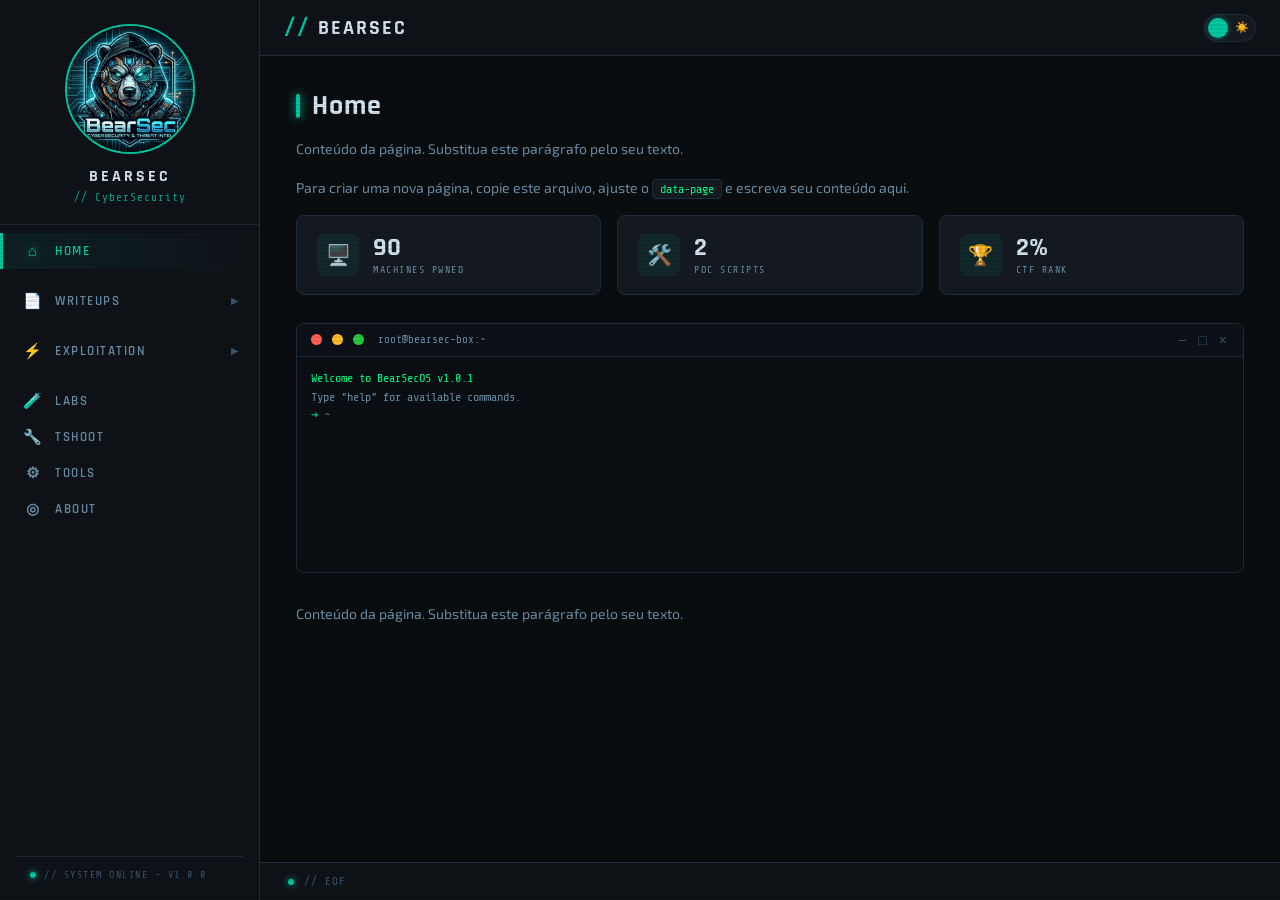
<file: index.html>
<!DOCTYPE html>
<html lang="pt-BR">

<head>
  <meta charset="UTF-8">
  <meta name="viewport" content="width=device-width, initial-scale=1.0">
  <title>BearSec</title>
  <link rel="stylesheet" href="assets/css/style.css">
  <link rel="stylesheet" href="assets/css/cli.css">
</head>

<body data-page="home" data-prefixo="">
  <div id="app">
    <header id="site-header"></header>
    <aside id="site-sidebar"></aside>

    <main id="site-content">
      <h1>Home</h1>
      <p>Conteúdo da página. Substitua este parágrafo pelo seu texto.</p>
      <p>Para criar uma nova página, copie este arquivo, ajuste o <code>data-page</code> e escreva seu conteúdo aqui.
      </p>
      <!-- cards de estatisticas -->
      <div class="stats-row">
        <div class="stat-card" style="--card-color: var(--accent);">
          <div class="stat-icon">🖥️</div>
          <div class="stat-info">
            <div class="stat-num" id="machines-pwned">90</div>
            <div class="stat-label">MACHINES PWNED</div>
          </div>
        </div>
        <div class="stat-card" style="--card-color: var(--accent2);">
          <div class="stat-icon">🛠️</div>
          <div class="stat-info">
            <div class="stat-num" id="poc-scripts">2</div>
            <div class="stat-label">POC SCRIPTS</div>
          </div>
        </div>
        <div class="stat-card" style="--card-color: var(--accent3);">
          <div class="stat-icon">🏆</div>
          <div class="stat-info">
            <div class="stat-num" id="ctf-rank">2%</div>
            <div class="stat-label">CTF RANK</div>
          </div>
        </div>
      </div>

      <!-- Inicio do terminal -->
      <div class="terminal-card">
        <div class="terminal-bar">
          <div class="t-dot red"></div>
          <div class="t-dot yellow"></div>
          <div class="t-dot green"></div>
          <span class="t-title">root@bearsec-box:~</span>
          <div class="t-controls">
            <button class="t-btn" title="Minimize">−</button>
            <button class="t-btn" title="Maximize">□</button>
            <button class="t-btn" title="Close">×</button>
          </div>
        </div>
        <div class="terminal-body" id="term-body">
          <div class="t-line">Welcome to BearSecOS v1.0.1</div>
          <div class="t-line dim">Type "help" for available commands.</div>
          <div id="term-output"></div>
          <div class="t-prompt">
            <span class="t-arrow">➜</span>
            <input type="text" id="term-input" placeholder="~ " autocomplete="off" spellcheck="false">
          </div>
        </div>
      </div>
      <!-- Fim do terminal -->

      <p>Conteúdo da página. Substitua este parágrafo pelo seu texto.</p>



    </main>
    <footer id="site-footer"></footer>
  </div>
  <script src="assets/js/main.js"></script>
  <script src="assets/js/cli.js"></script>
</body>

</html>
</file>
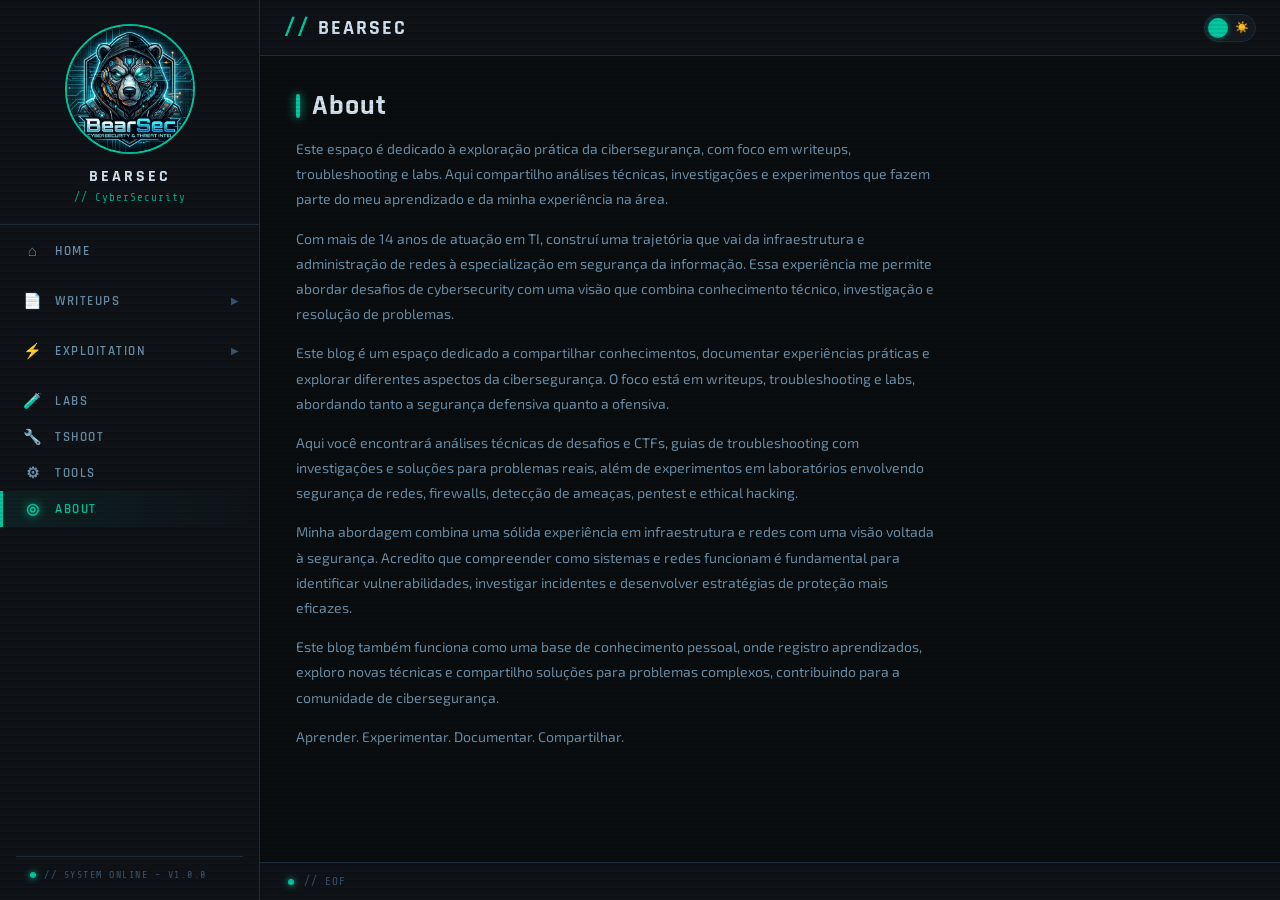
<file: about.html>
<!DOCTYPE html>
<html lang="pt-BR">

<head>
  <meta charset="UTF-8">
  <meta name="viewport" content="width=device-width, initial-scale=1.0">
  <title>BearSec</title>
  <link rel="stylesheet" href="assets/css/style.css">
</head>

<body data-page="about" data-prefixo="">
  <div id="app">
    <header id="site-header"></header>
    <aside id="site-sidebar"></aside>
    <main id="site-content">
      <h1>About</h1>

      <p>Este espaço é dedicado à exploração prática da cibersegurança, com foco em writeups, troubleshooting e labs.
        Aqui compartilho análises técnicas, investigações e experimentos que fazem parte do meu aprendizado e da minha
        experiência na área.</p>

      <p>Com mais de 14 anos de atuação em TI, construí uma trajetória que vai da infraestrutura e administração de
        redes
        à especialização em segurança da informação. Essa experiência me permite abordar desafios de cybersecurity com
        uma visão que combina conhecimento técnico, investigação e resolução de problemas.</p>

      <p>Este blog é um espaço dedicado a compartilhar conhecimentos, documentar experiências práticas e explorar
        diferentes aspectos da cibersegurança. O foco está em writeups, troubleshooting e labs, abordando tanto a
        segurança defensiva quanto a ofensiva.</p>

      <p>Aqui você encontrará análises técnicas de desafios e CTFs, guias de troubleshooting com investigações e
        soluções
        para problemas reais, além de experimentos em laboratórios envolvendo segurança de redes, firewalls, detecção de
        ameaças, pentest e ethical hacking.</p>

      <p>Minha abordagem combina uma sólida experiência em infraestrutura e redes com uma visão voltada à segurança.
        Acredito que compreender como sistemas e redes funcionam é fundamental para identificar vulnerabilidades,
        investigar incidentes e desenvolver estratégias de proteção mais eficazes.</p>

      <p>Este blog também funciona como uma base de conhecimento pessoal, onde registro aprendizados, exploro novas
        técnicas e compartilho soluções para problemas complexos, contribuindo para a comunidade de cibersegurança.</p>

      <p>Aprender. Experimentar. Documentar. Compartilhar.</p>

    </main>
    <footer id="site-footer"></footer>
  </div>
  <script src="assets/js/main.js"></script>
</body>

</html>
</file>
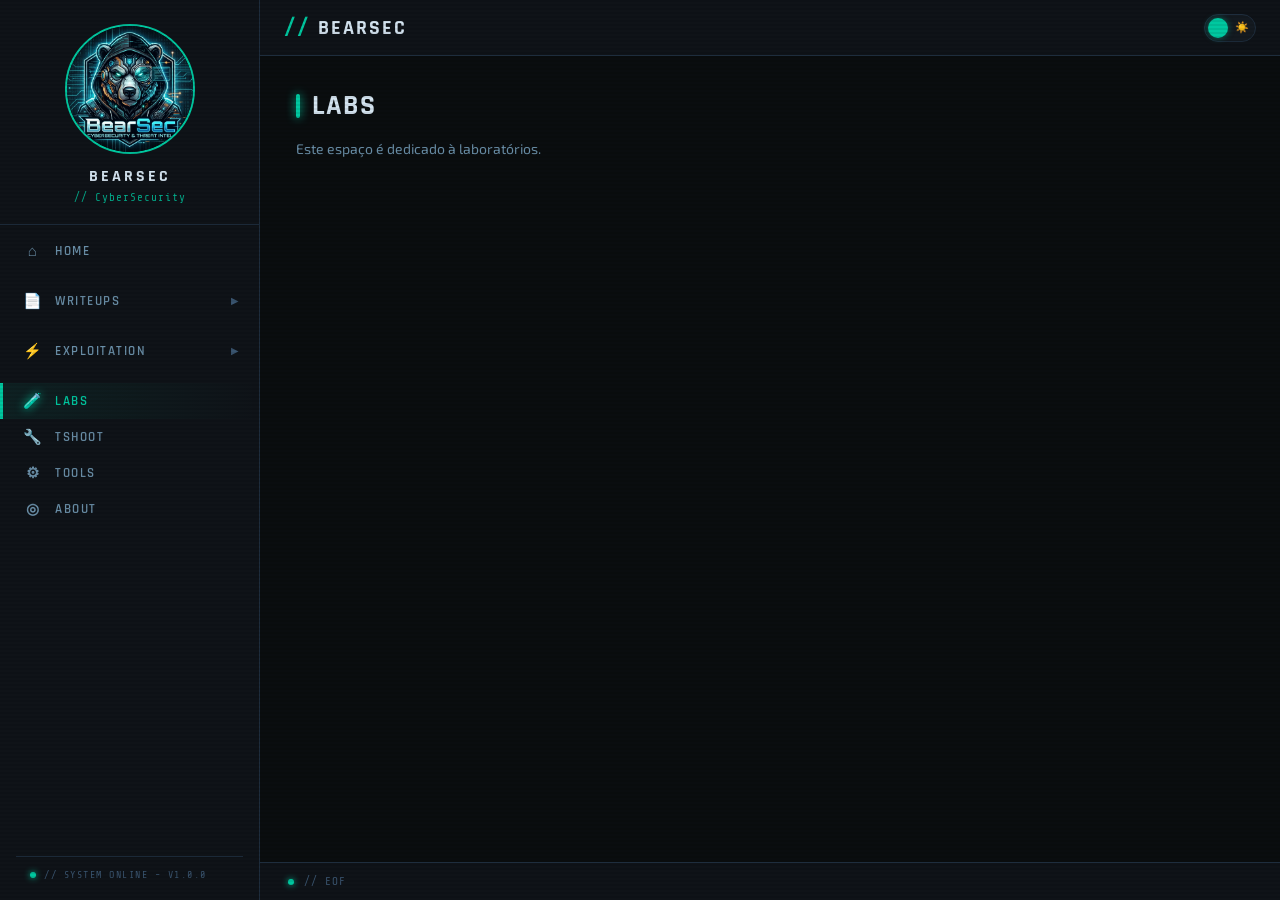
<file: labs.html>
<!DOCTYPE html>
<html lang="pt-BR">

<head>
  <meta charset="UTF-8">
  <meta name="viewport" content="width=device-width, initial-scale=1.0">
  <title>BearSec</title>
  <link rel="stylesheet" href="assets/css/style.css">
</head>

<body data-page="labs" data-prefixo="">
  <div id="app">
    <header id="site-header"></header>
    <aside id="site-sidebar"></aside>
    <main id="site-content">
      <h1>LABS</h1>

      <p>Este espaço é dedicado à laboratórios.</p>



    </main>
    <footer id="site-footer"></footer>
  </div>
  <script src="assets/js/main.js"></script>
</body>

</html>
</file>
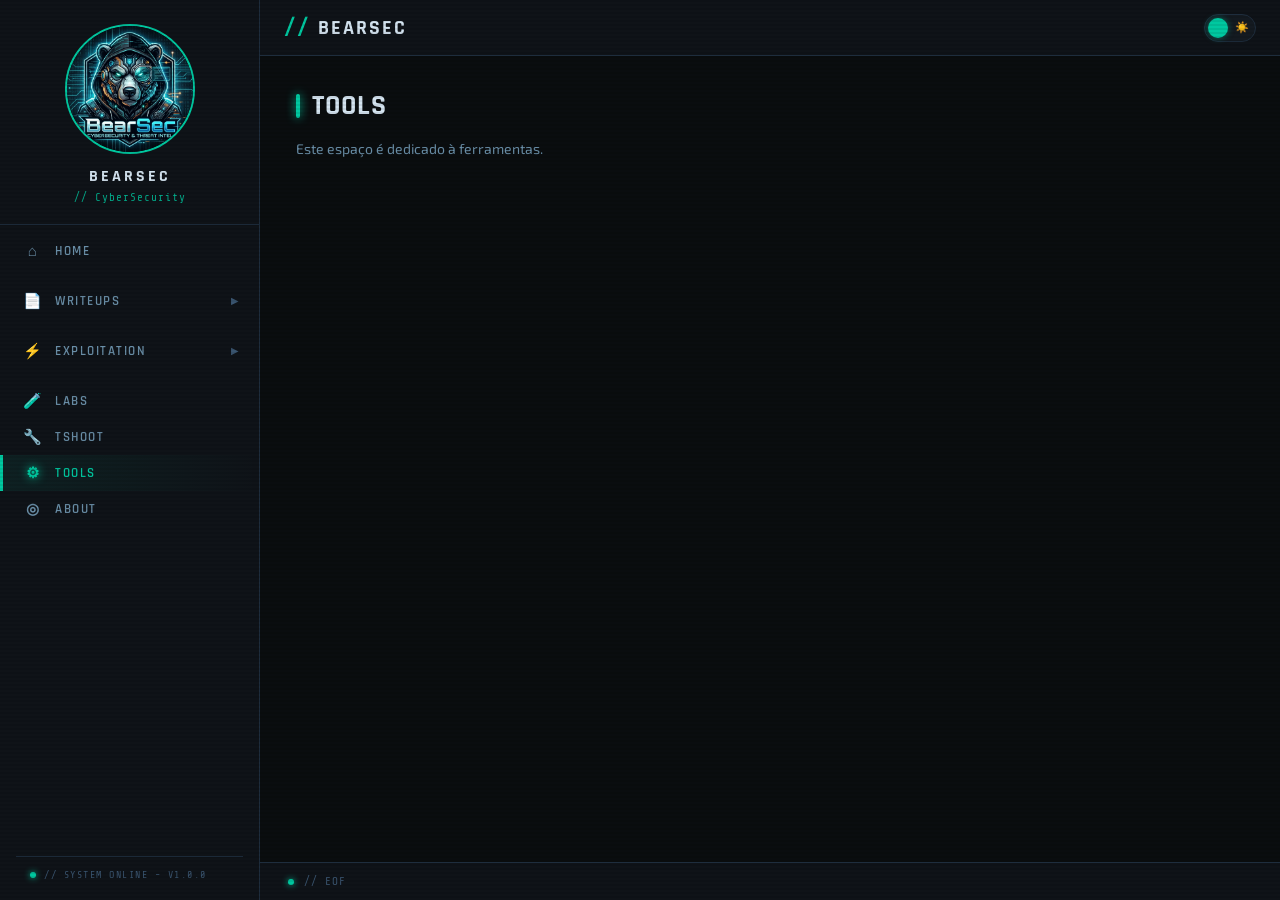
<file: tools.html>
<!DOCTYPE html>
<html lang="pt-BR">

<head>
  <meta charset="UTF-8">
  <meta name="viewport" content="width=device-width, initial-scale=1.0">
  <title>BearSec</title>
  <link rel="stylesheet" href="assets/css/style.css">
</head>

<body data-page="tools" data-prefixo="">
  <div id="app">
    <header id="site-header"></header>
    <aside id="site-sidebar"></aside>
    <main id="site-content">
      <h1>TOOLS</h1>

      <p>Este espaço é dedicado à ferramentas.</p>



    </main>
    <footer id="site-footer"></footer>
  </div>
  <script src="assets/js/main.js"></script>
</body>

</html>
</file>
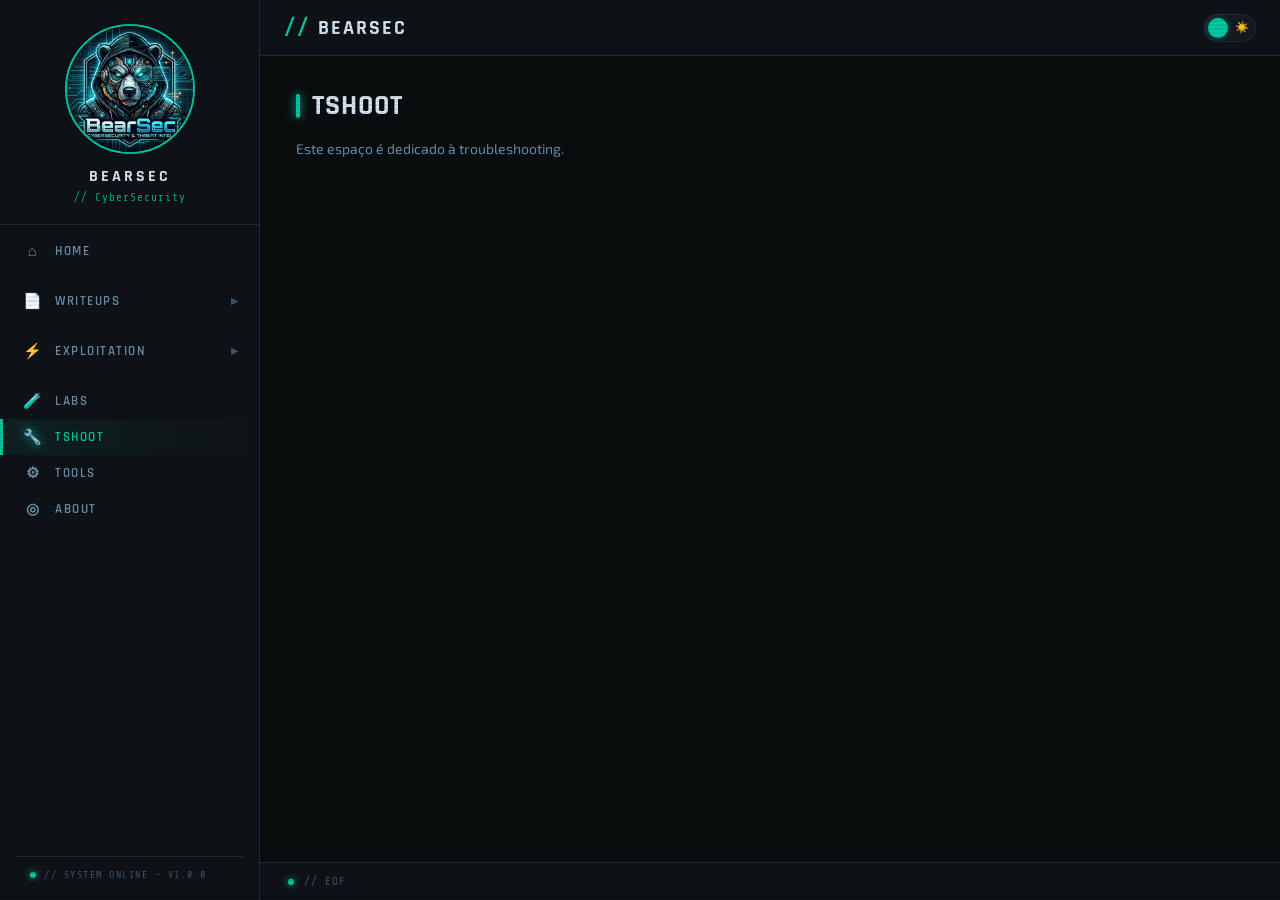
<file: tshoot.html>
<!DOCTYPE html>
<html lang="pt-BR">

<head>
  <meta charset="UTF-8">
  <meta name="viewport" content="width=device-width, initial-scale=1.0">
  <title>BearSec</title>
  <link rel="stylesheet" href="assets/css/style.css">
</head>

<body data-page="tshoot" data-prefixo="">
  <div id="app">
    <header id="site-header"></header>
    <aside id="site-sidebar"></aside>
    <main id="site-content">
      <h1>TSHOOT</h1>

      <p>Este espaço é dedicado à troubleshooting.</p>



    </main>
    <footer id="site-footer"></footer>
  </div>
  <script src="assets/js/main.js"></script>
</body>

</html>
</file>
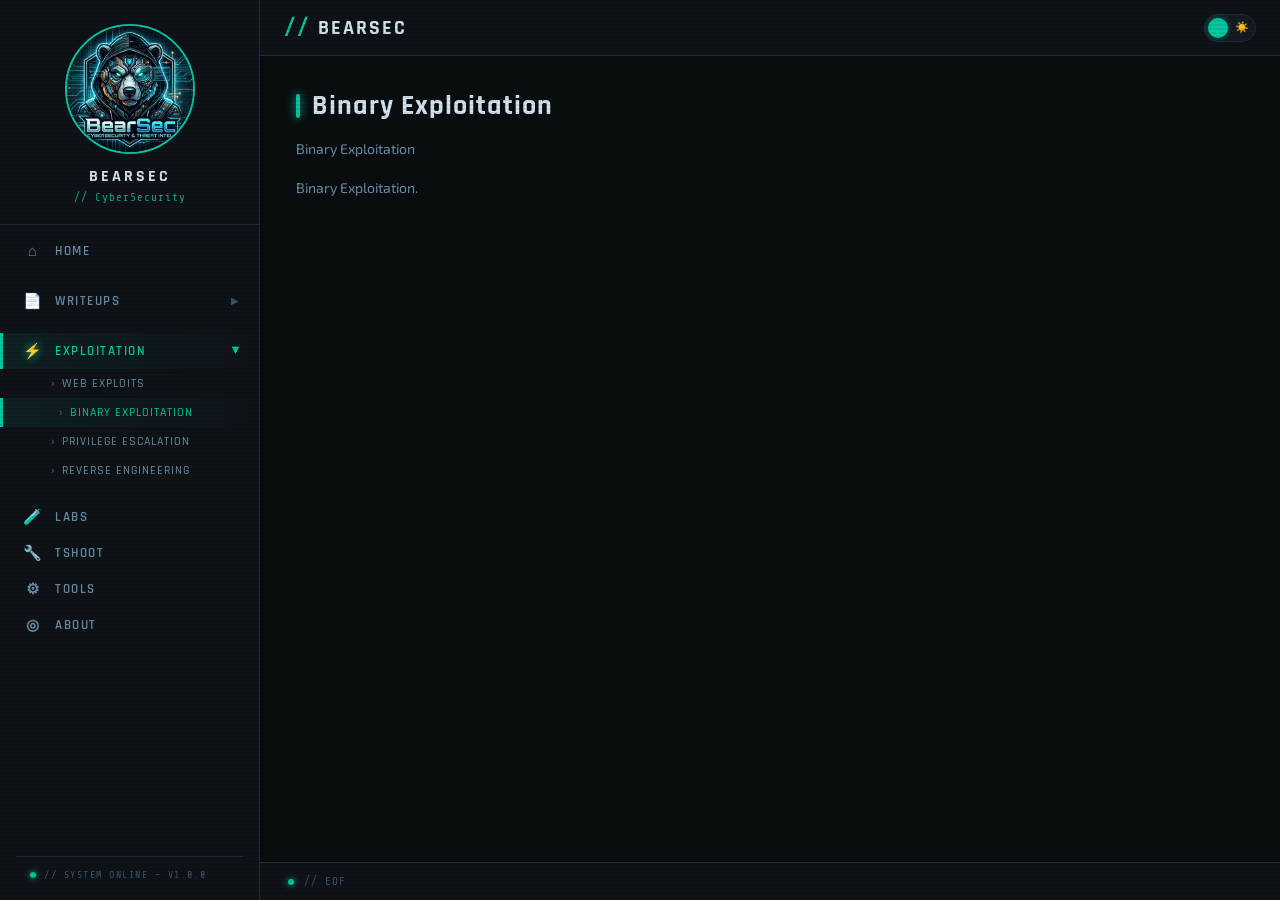
<file: exploitation/binary-exploitation.html>
<!DOCTYPE html>
<html lang="pt-BR">

<head>
  <meta charset="UTF-8">
  <meta name="viewport" content="width=device-width, initial-scale=1.0">
  <title>BearSec</title>
  <link rel="stylesheet" href="../assets/css/style.css">
</head>

<body data-page="exploitation-binary" data-prefixo="../">
  <div id="app">
    <header id="site-header"></header>
    <aside id="site-sidebar"></aside>
    <main id="site-content">
      <h1>Binary Exploitation</h1>
      <p>Binary Exploitation</p>
      <p>Binary Exploitation.</p>
    </main>
    <footer id="site-footer"></footer>
  </div>
  <script src="../assets/js/main.js"></script>
</body>

</html>
</file>
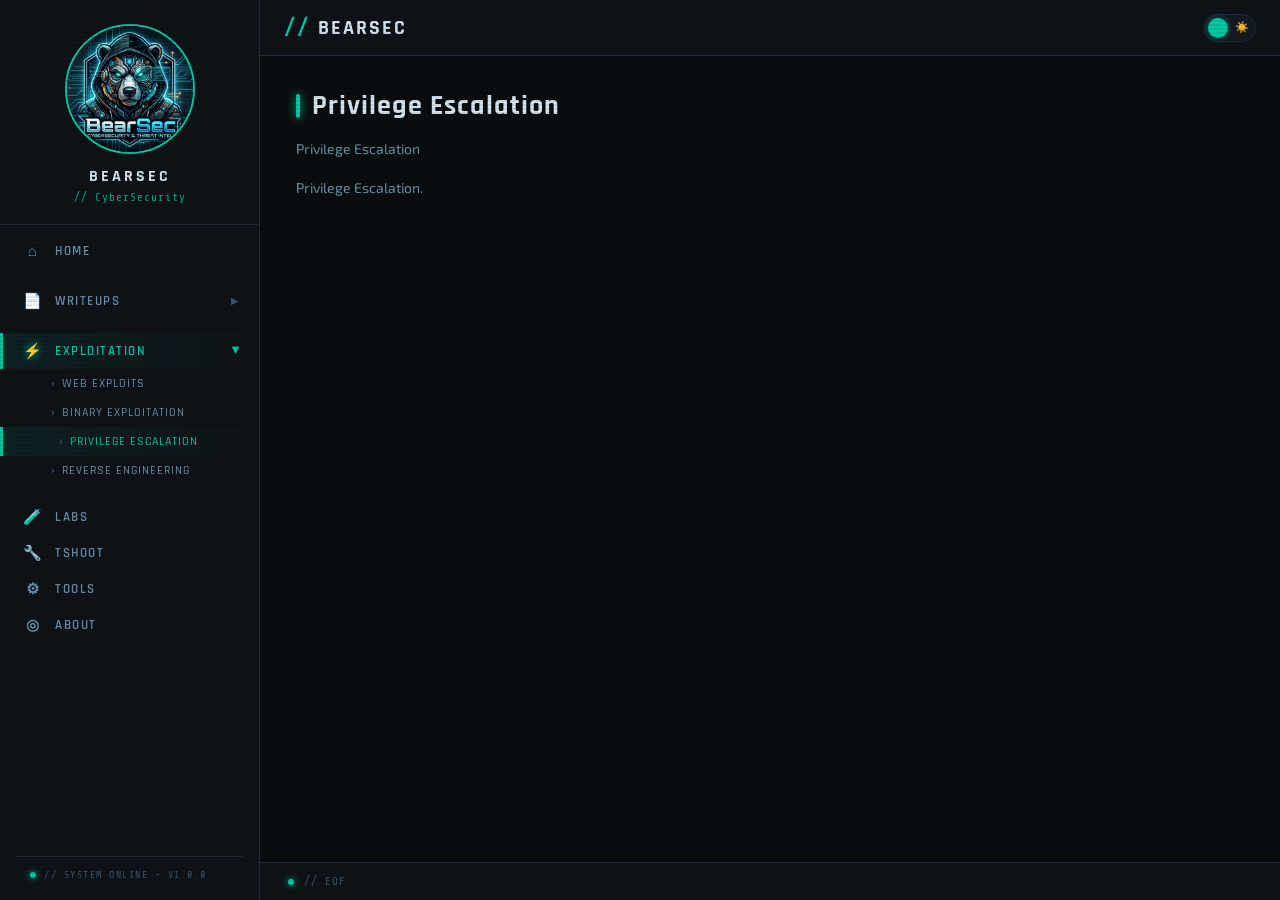
<file: exploitation/privilege-escalation.html>
<!DOCTYPE html>
<html lang="pt-BR">

<head>
  <meta charset="UTF-8">
  <meta name="viewport" content="width=device-width, initial-scale=1.0">
  <title>BearSec</title>
  <link rel="stylesheet" href="../assets/css/style.css">
</head>

<body data-page="exploitation-privesc" data-prefixo="../">
  <div id="app">
    <header id="site-header"></header>
    <aside id="site-sidebar"></aside>
    <main id="site-content">
      <h1>Privilege Escalation</h1>
      <p>Privilege Escalation</p>
      <p>Privilege Escalation.</p>
    </main>
    <footer id="site-footer"></footer>
  </div>
  <script src="../assets/js/main.js"></script>
</body>

</html>
</file>
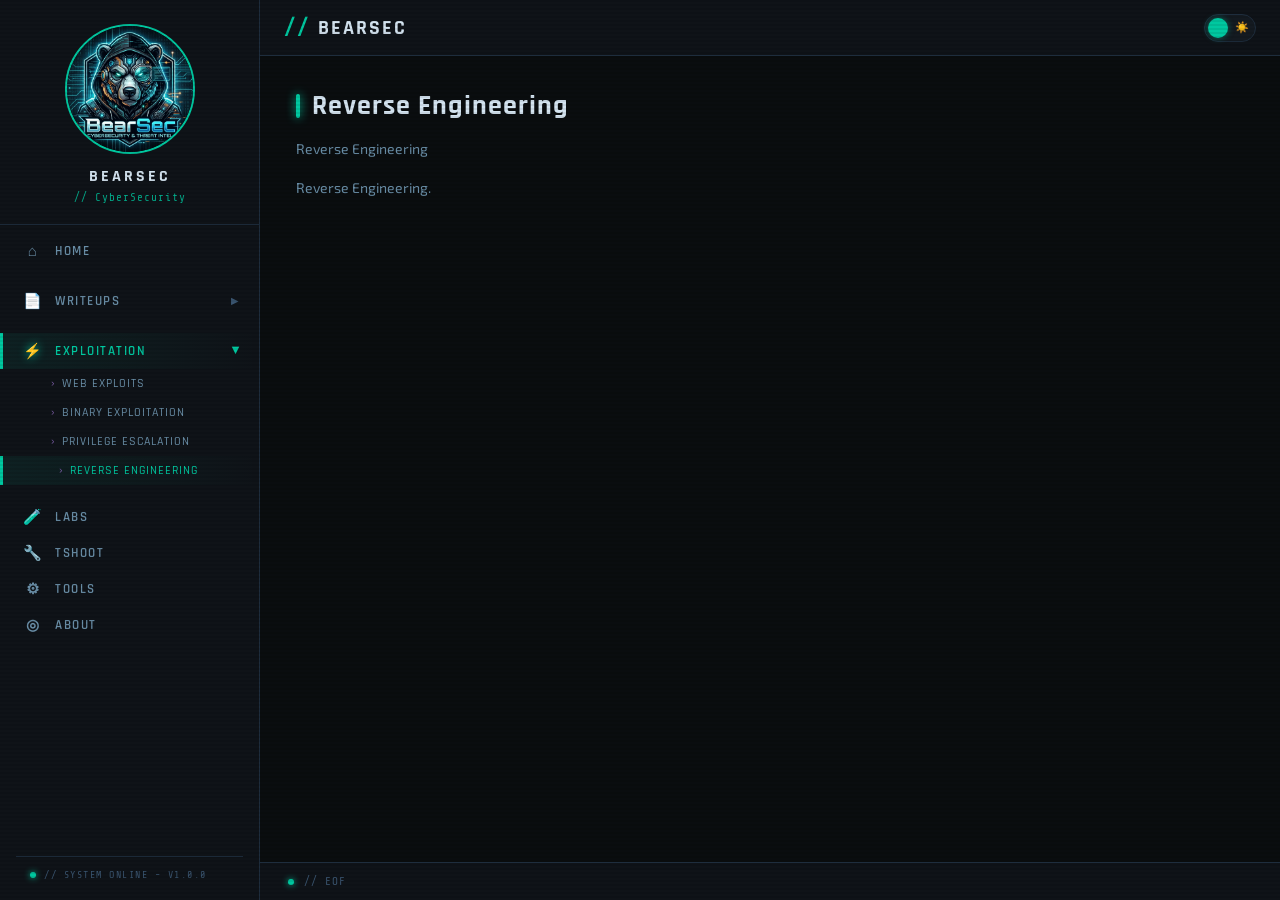
<file: exploitation/reverse-engineering.html>
<!DOCTYPE html>
<html lang="pt-BR">

<head>
  <meta charset="UTF-8">
  <meta name="viewport" content="width=device-width, initial-scale=1.0">
  <title>BearSec</title>
  <link rel="stylesheet" href="../assets/css/style.css">
</head>

<body data-page="exploitation-re" data-prefixo="../">
  <div id="app">
    <header id="site-header"></header>
    <aside id="site-sidebar"></aside>
    <main id="site-content">
      <h1>Reverse Engineering</h1>
      <p>Reverse Engineering</p>
      <p>Reverse Engineering.</p>
    </main>
    <footer id="site-footer"></footer>
  </div>
  <script src="../assets/js/main.js"></script>
</body>

</html>
</file>
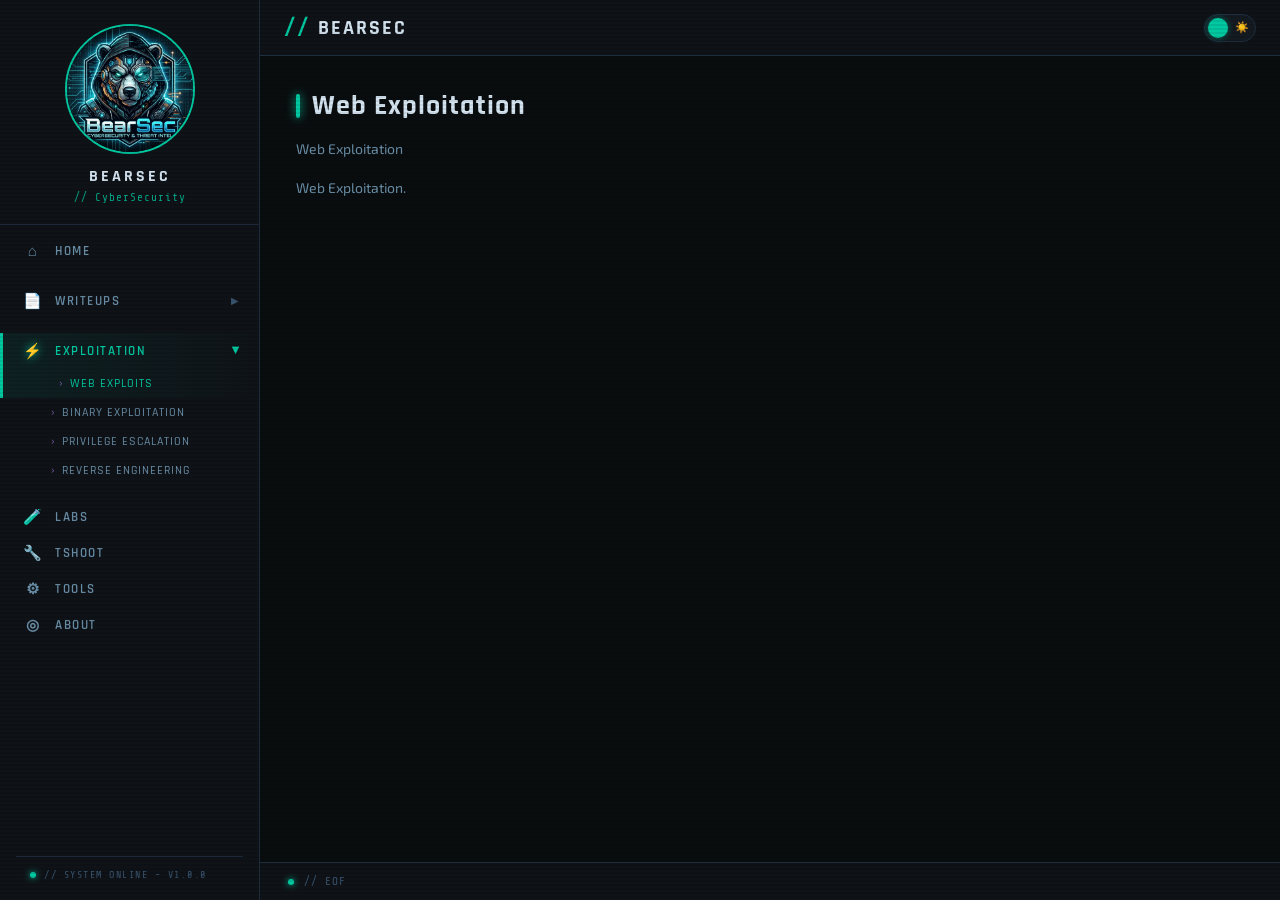
<file: exploitation/web-exploits.html>
<!DOCTYPE html>
<html lang="pt-BR">

<head>
  <meta charset="UTF-8">
  <meta name="viewport" content="width=device-width, initial-scale=1.0">
  <title>BearSec</title>
  <link rel="stylesheet" href="../assets/css/style.css">
</head>

<body data-page="exploitation-web" data-prefixo="../">
  <div id="app">
    <header id="site-header"></header>
    <aside id="site-sidebar"></aside>
    <main id="site-content">
      <h1>Web Exploitation</h1>
      <p>Web Exploitation</p>
      <p>Web Exploitation.</p>
    </main>
    <footer id="site-footer"></footer>
  </div>
  <script src="../assets/js/main.js"></script>
</body>

</html>
</file>
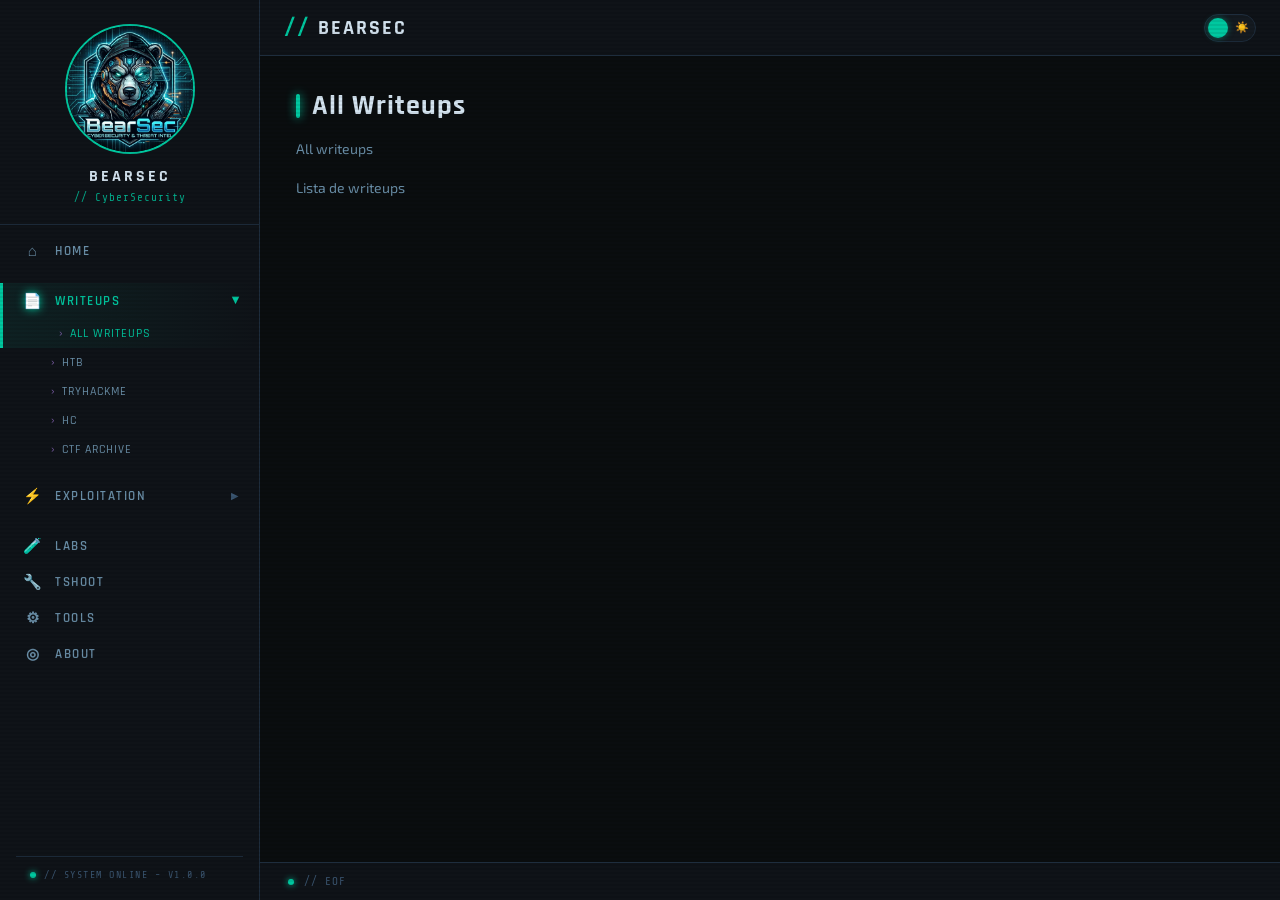
<file: writeups/allwriteups.html>
<!DOCTYPE html>
<html lang="pt-BR">

<head>
  <meta charset="UTF-8">
  <meta name="viewport" content="width=device-width, initial-scale=1.0">
  <title>BearSec</title>
  <link rel="stylesheet" href="../assets/css/style.css">
</head>

<body data-page="writeups-all" data-prefixo="../">
  <div id="app">
    <header id="site-header"></header>
    <aside id="site-sidebar"></aside>
    <main id="site-content">
      <h1>All Writeups</h1>
      <p>All writeups</p>
      <p>Lista de writeups</p>
    </main>
    <footer id="site-footer"></footer>
  </div>
  <script src="../assets/js/main.js"></script>
</body>

</html>
</file>
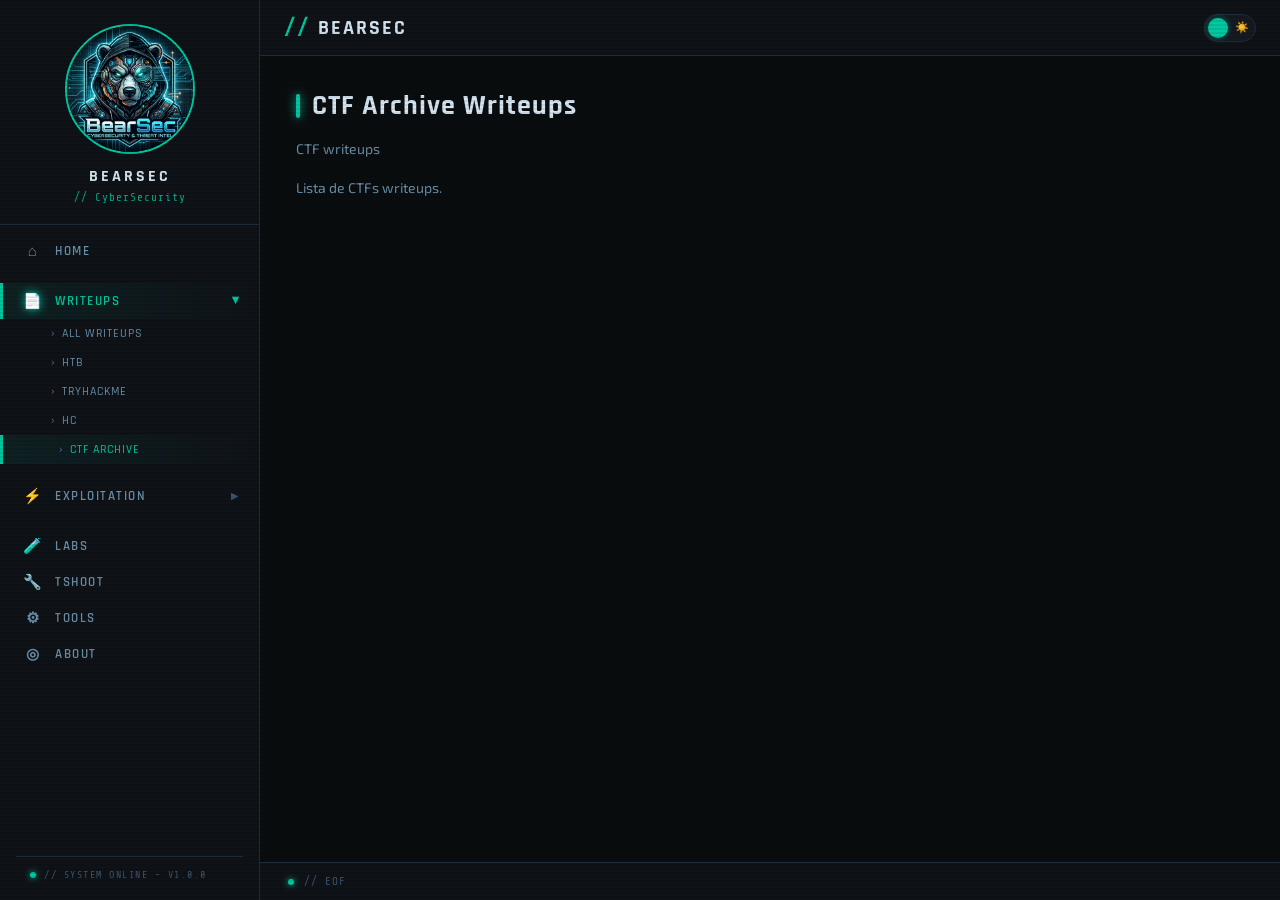
<file: writeups/ctf-archive.html>
<!DOCTYPE html>
<html lang="pt-BR">

<head>
  <meta charset="UTF-8">
  <meta name="viewport" content="width=device-width, initial-scale=1.0">
  <title>BearSec</title>
  <link rel="stylesheet" href="../assets/css/style.css">
</head>

<body data-page="writeups-ctf" data-prefixo="../">
  <div id="app">
    <header id="site-header"></header>
    <aside id="site-sidebar"></aside>
    <main id="site-content">
      <h1>CTF Archive Writeups</h1>
      <p>CTF writeups</p>
      <p>Lista de CTFs writeups.</p>
    </main>
    <footer id="site-footer"></footer>
  </div>
  <script src="../assets/js/main.js"></script>
</body>

</html>
</file>
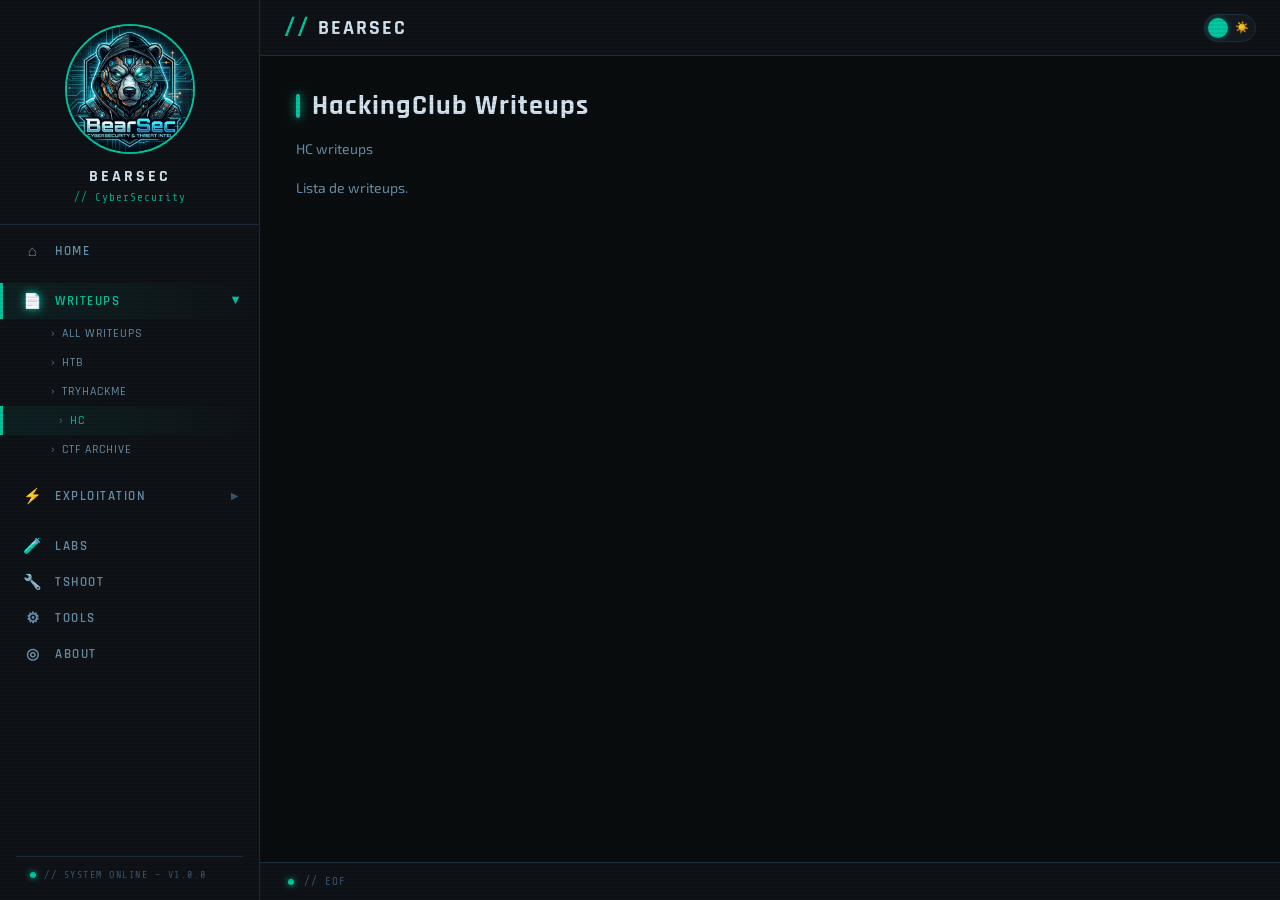
<file: writeups/hc.html>
<!DOCTYPE html>
<html lang="pt-BR">

<head>
  <meta charset="UTF-8">
  <meta name="viewport" content="width=device-width, initial-scale=1.0">
  <title>BearSec</title>
  <link rel="stylesheet" href="../assets/css/style.css">
</head>

<body data-page="writeups-hc" data-prefixo="../">
  <div id="app">
    <header id="site-header"></header>
    <aside id="site-sidebar"></aside>
    <main id="site-content">
      <h1>HackingClub Writeups</h1>
      <p>HC writeups</p>
      <p>Lista de writeups.</p>
    </main>
    <footer id="site-footer"></footer>
  </div>
  <script src="../assets/js/main.js"></script>
</body>

</html>
</file>
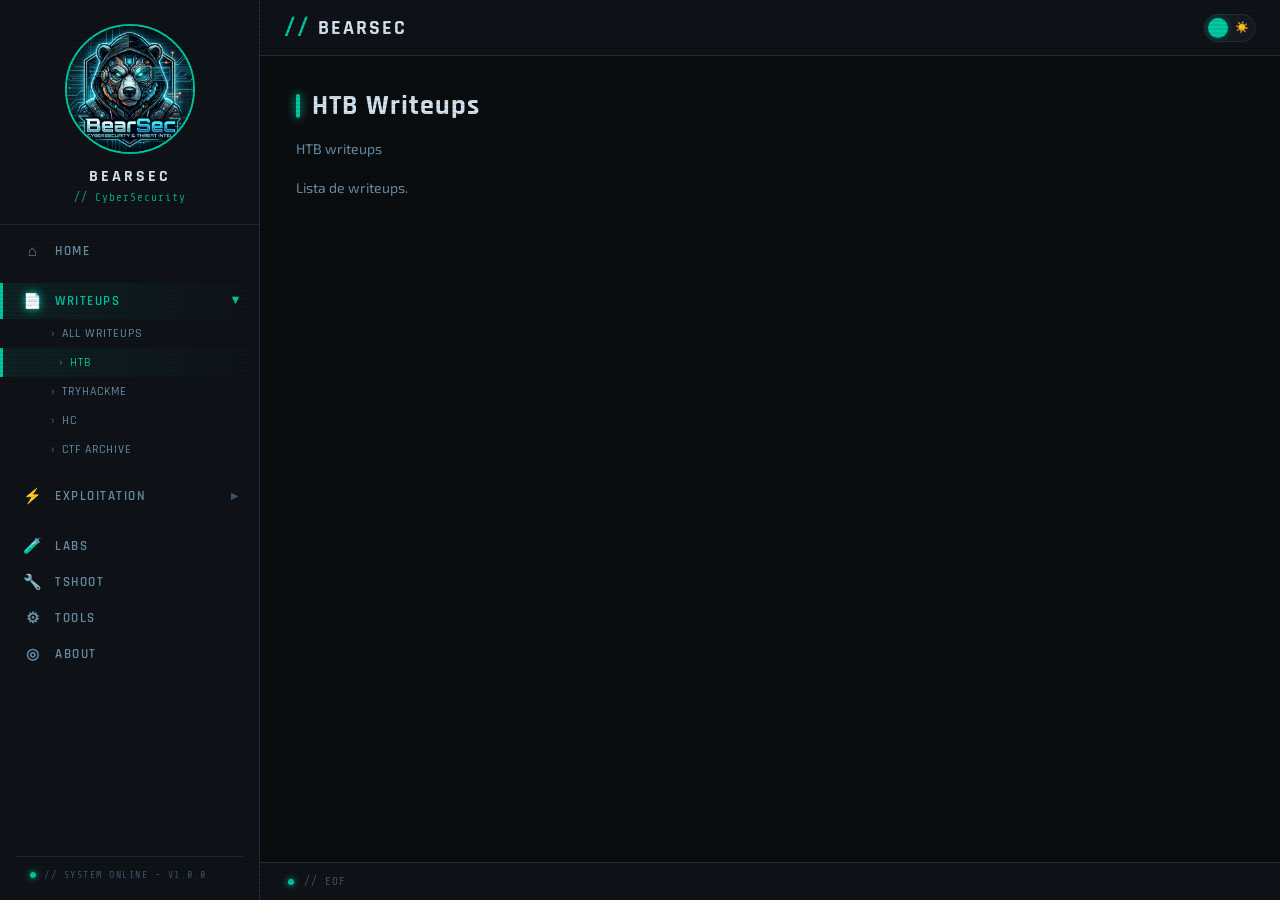
<file: writeups/htb.html>
<!DOCTYPE html>
<html lang="pt-BR">

<head>
  <meta charset="UTF-8">
  <meta name="viewport" content="width=device-width, initial-scale=1.0">
  <title>BearSec</title>
  <link rel="stylesheet" href="../assets/css/style.css">
</head>

<body data-page="writeups-htb" data-prefixo="../">
  <div id="app">
    <header id="site-header"></header>
    <aside id="site-sidebar"></aside>
    <main id="site-content">
      <h1>HTB Writeups</h1>
      <p>HTB writeups</p>
      <p>Lista de writeups.</p>
    </main>
    <footer id="site-footer"></footer>
  </div>
  <script src="../assets/js/main.js"></script>
</body>

</html>
</file>
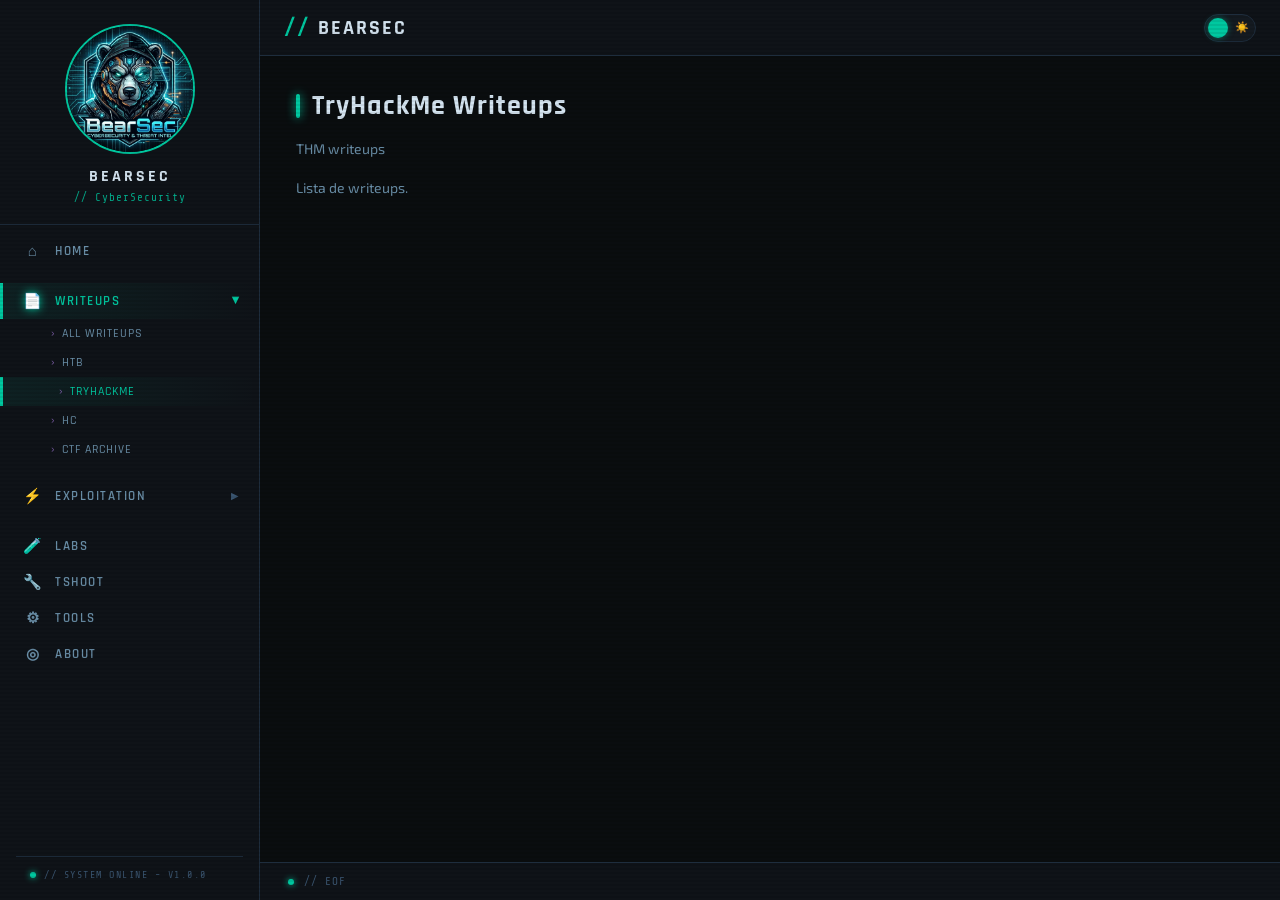
<file: writeups/tryhackme.html>
<!DOCTYPE html>
<html lang="pt-BR">

<head>
  <meta charset="UTF-8">
  <meta name="viewport" content="width=device-width, initial-scale=1.0">
  <title>BearSec</title>
  <link rel="stylesheet" href="../assets/css/style.css">
</head>

<body data-page="writeups-thm" data-prefixo="../">
  <div id="app">
    <header id="site-header"></header>
    <aside id="site-sidebar"></aside>
    <main id="site-content">
      <h1>TryHackMe Writeups</h1>
      <p>THM writeups</p>
      <p>Lista de writeups.</p>
    </main>
    <footer id="site-footer"></footer>
  </div>
  <script src="../assets/js/main.js"></script>
</body>

</html>
</file>
<file: assets/css/style.css>
@import url('variables.css');
@import url('layout.css');
@import url('components.css');

/* ==========================================================================
   LIGHT THEME OVERRIDES (Opcional)
   ========================================================================== */
body.light {
  --bg-deep: #eef2f7;
  --bg-panel: #ffffff;
  --bg-card: #f4f7fb;
  --bg-hover: #e4ecf5;
  --border: #cdd8e8;
  --border-lit: #a0b8d4;
  --text-pri: #1a2535;
  --text-sec: #4a6380;
  --text-dim: #8aa4be;
  --terminal: #007a50;
}

body.light::after {
  display: none;
}

body.light #site-content pre {
  background: #eef3f8;
  border-color: var(--border);
  color: #007a50;
}

body.light #site-content code {
  background: #eef3f8;
  border-color: var(--border);
  color: #007a50;
}

body.light #site-content blockquote {
  background: var(--bg-card);
  border-left-color: var(--accent);
  color: var(--text-sec);
}

body.light .stat-icon {
  background: rgba(0, 200, 160, 0.12);
}

/* ==========================================================================
   ANIMAÇÕES
   ========================================================================== */
@keyframes pulseGlow {

  0%,
  100% {
    opacity: 0.5;
  }

  50% {
    opacity: 1;
  }
}

@keyframes blink {

  0%,
  100% {
    opacity: 1;
  }

  50% {
    opacity: 0.3;
  }
}

@keyframes spin {
  to {
    transform: rotate(360deg);
  }
}

/* ==========================================================================
   CONTEÚDO PRINCIPAL (#site-content)
   ========================================================================== */
#site-content h1 {
  font-family: var(--font-ui);
  font-size: 28px;
  font-weight: 700;
  color: var(--text-pri);
  letter-spacing: 1px;
  margin-bottom: 12px;
  display: flex;
  align-items: center;
  gap: 12px;
}

#site-content h1::before {
  content: '';
  display: block;
  width: 4px;
  height: 24px;
  background: var(--accent);
  border-radius: 2px;
  box-shadow: 0 0 10px var(--accent);
}

#site-content h2 {
  font-family: var(--font-ui);
  font-size: 20px;
  font-weight: 700;
  color: var(--text-pri);
  letter-spacing: 1px;
  margin: 28px 0 12px;
  display: flex;
  align-items: center;
  gap: 10px;
}

#site-content h2::before {
  content: '';
  display: block;
  width: 3px;
  height: 16px;
  background: var(--accent2);
  border-radius: 2px;
}

#site-content h3,
#site-content h4,
#site-content h5 {
  font-family: var(--font-ui);
  font-weight: 600;
  color: var(--text-sec);
  letter-spacing: 0.5px;
  margin: 20px 0 8px;
}

#site-content p {
  font-family: var(--font-body);
  font-size: 14px;
  line-height: 1.8;
  color: var(--text-sec);
  margin-bottom: 14px;
  max-width: 80ch;
}

#site-content p b,
#site-content p strong {
  color: var(--text-pri);
  font-weight: 600;
}

#site-content a {
  color: var(--accent);
  text-decoration: none;
  transition: color 0.2s, text-shadow 0.2s;
}

#site-content a:hover {
  color: #ffffff;
  text-shadow: 0 0 8px var(--accent);
  text-decoration: underline;
}

#site-content code {
  font-family: var(--font-mono);
  font-size: 12px;
  background: var(--bg-card);
  border: 1px solid var(--border);
  color: var(--terminal);
  padding: 2px 7px;
  border-radius: 4px;
}

#site-content pre {
  background: #0a0f14;
  border: 1px solid var(--border);
  border-radius: 6px;
  padding: 16px 20px;
  overflow-x: auto;
  font-family: var(--font-mono);
  font-size: 13px;
  color: var(--terminal);
  margin: 18px 0;
  line-height: 1.6;
}

#site-content pre code {
  background: none;
  border: none;
  padding: 0;
  color: inherit;
}

#site-content ul,
#site-content ol {
  margin: 12px 0 16px 24px;
  color: var(--text-sec);
  font-family: var(--font-body);
  font-size: 14px;
  line-height: 1.8;
}

#site-content li {
  margin-bottom: 6px;
}

#site-content li::marker {
  color: var(--accent);
}

#site-content hr {
  border: none;
  border-top: 1px solid var(--border);
  margin: 28px 0;
}

#site-content blockquote {
  border-left: 3px solid var(--accent);
  background: var(--bg-card);
  padding: 14px 18px;
  margin: 18px 0;
  border-radius: 0 6px 6px 0;
  color: var(--text-sec);
  font-style: italic;
}

#site-content table {
  width: 100%;
  border-collapse: collapse;
  margin: 20px 0;
  font-family: var(--font-body);
  font-size: 13px;
}

#site-content th {
  background: var(--bg-panel);
  color: var(--text-pri);
  font-family: var(--font-ui);
  font-weight: 700;
  letter-spacing: 1px;
  text-transform: uppercase;
  text-align: left;
  padding: 10px 14px;
  border: 1px solid var(--border);
}

#site-content td {
  padding: 10px 14px;
  border: 1px solid var(--border);
  color: var(--text-sec);
  background: var(--bg-card);
}

/* ==========================================================================
   COMPONENTES DO BLOG (Cards, Estatísticas, Writeups, etc.)
   ========================================================================== */

/* Page Header */
.page-header {
  margin-bottom: 24px;
}

.page-title {
  font-family: var(--font-ui);
  font-size: 28px;
  font-weight: 700;
  color: var(--text-pri);
  letter-spacing: 1px;
  display: flex;
  align-items: center;
  gap: 10px;
}

.page-title::before {
  content: '';
  display: block;
  width: 3px;
  height: 20px;
  background: var(--accent);
  border-radius: 2px;
  box-shadow: 0 0 8px var(--accent);
}

.page-sub {
  font-family: var(--font-mono);
  font-size: 12px;
  color: var(--text-sec);
  margin-top: 4px;
}

/* Stat Cards */
.stats-row {
  display: grid;
  grid-template-columns: repeat(auto-fit, minmax(200px, 1fr));
  gap: 16px;
  margin-bottom: 28px;
}

.stat-card {
  background: var(--bg-card);
  border: 1px solid var(--border);
  border-radius: 8px;
  padding: 18px 20px;
  display: flex;
  align-items: center;
  gap: 14px;
  transition: border-color 0.25s, transform 0.2s;
  cursor: default;
  position: relative;
  overflow: hidden;
}

.stat-card::before {
  content: '';
  position: absolute;
  top: 0;
  left: 0;
  right: 0;
  height: 2px;
  background: var(--card-color, var(--accent));
  opacity: 0;
  transition: opacity 0.25s;
}

.stat-card:hover {
  border-color: var(--card-color, var(--accent));
  transform: translateY(-2px);
}

.stat-card:hover::before {
  opacity: 1;
}

.stat-icon {
  width: 42px;
  height: 42px;
  border-radius: 8px;
  background: rgba(0, 200, 160, 0.08);
  display: flex;
  align-items: center;
  justify-content: center;
  font-size: 20px;
  flex-shrink: 0;
}

.stat-info {
  flex: 1;
}

.stat-num {
  font-family: var(--font-ui);
  font-size: 26px;
  font-weight: 700;
  color: var(--text-pri);
  line-height: 1;
}

.stat-label {
  font-family: var(--font-mono);
  font-size: 10px;
  color: var(--text-sec);
  letter-spacing: 1.5px;
  text-transform: uppercase;
  margin-top: 3px;
}

/* Layout Helpers */
.two-col {
  display: grid;
  grid-template-columns: 1fr 340px;
  gap: 20px;
}

.section-title {
  font-family: var(--font-ui);
  font-size: 16px;
  font-weight: 700;
  color: var(--text-pri);
  letter-spacing: 1px;
  margin-bottom: 14px;
  display: flex;
  align-items: center;
  gap: 10px;
}

.section-title::before {
  content: '';
  display: block;
  width: 3px;
  height: 16px;
  background: var(--accent);
  border-radius: 2px;
  box-shadow: 0 0 8px var(--accent);
}

/* Writeup Cards & List */
.writeup-list {
  display: flex;
  flex-direction: column;
  gap: 10px;
}

.writeup-card {
  background: var(--bg-card);
  border: 1px solid var(--border);
  border-radius: 6px;
  padding: 14px 16px;
  cursor: pointer;
  transition: all 0.2s;
  display: flex;
  align-items: flex-start;
  gap: 12px;
}

.writeup-card:hover {
  border-color: var(--border-lit);
  background: var(--bg-hover);
  transform: translateX(3px);
}

.writeup-icon {
  width: 36px;
  height: 36px;
  border-radius: 6px;
  background: rgba(123, 94, 167, 0.12);
  display: flex;
  align-items: center;
  justify-content: center;
  font-size: 16px;
  flex-shrink: 0;
  border: 1px solid rgba(123, 94, 167, 0.2);
}

.writeup-info {
  flex: 1;
  min-width: 0;
}

.writeup-title {
  font-family: var(--font-ui);
  font-size: 14px;
  font-weight: 600;
  color: var(--text-pri);
  letter-spacing: 0.5px;
}

.writeup-meta {
  font-family: var(--font-mono);
  font-size: 10px;
  color: var(--text-sec);
  margin-top: 3px;
  display: flex;
  gap: 10px;
}

.writeup-tags {
  display: flex;
  gap: 4px;
  margin-top: 6px;
  flex-wrap: wrap;
}

/* Tags */
.tag {
  font-family: var(--font-mono);
  font-size: 9px;
  padding: 2px 7px;
  border-radius: 3px;
  background: rgba(0, 200, 160, 0.08);
  color: var(--accent);
  border: 1px solid rgba(0, 200, 160, 0.15);
  text-transform: uppercase;
  letter-spacing: 0.5px;
}

.tag.red {
  background: rgba(224, 92, 92, 0.08);
  color: var(--red);
  border-color: rgba(224, 92, 92, 0.15);
}

.tag.purple {
  background: rgba(155, 111, 212, 0.08);
  color: var(--purple);
  border-color: rgba(155, 111, 212, 0.15);
}

.tag.gold {
  background: rgba(200, 168, 50, 0.08);
  color: var(--gold);
  border-color: rgba(200, 168, 50, 0.15);
}

/* Difficulty Badges */
.writeup-diff {
  font-family: var(--font-mono);
  font-size: 10px;
  padding: 2px 8px;
  border-radius: 3px;
  border: 1px solid;
  flex-shrink: 0;
  align-self: center;
}

.diff-easy {
  color: var(--green);
  border-color: rgba(0, 200, 160, 0.3);
}

.diff-med {
  color: var(--gold);
  border-color: rgba(200, 168, 50, 0.3);
}

.diff-hard {
  color: var(--red);
  border-color: rgba(224, 92, 92, 0.3);
}

/* Widgets */
.widget {
  background: var(--bg-card);
  border: 1px solid var(--border);
  border-radius: 8px;
  padding: 16px;
  margin-bottom: 16px;
}

.widget-title {
  font-family: var(--font-ui);
  font-size: 12px;
  font-weight: 700;
  letter-spacing: 1.5px;
  text-transform: uppercase;
  color: var(--text-sec);
  margin-bottom: 12px;
  display: flex;
  align-items: center;
  gap: 8px;
}

.widget-title-icon {
  color: var(--accent);
}

/* Progress Bars */
.progress-item {
  margin-bottom: 10px;
}

.prog-header {
  display: flex;
  justify-content: space-between;
  font-family: var(--font-mono);
  font-size: 11px;
  color: var(--text-sec);
  margin-bottom: 4px;
}

.prog-bar {
  height: 4px;
  background: var(--bg-deep);
  border-radius: 2px;
  overflow: hidden;
}

.prog-fill {
  height: 100%;
  border-radius: 2px;
  transition: width 0.8s ease;
}

/* Tool & Lab Grids */
.placeholder-msg {
  display: flex;
  flex-direction: column;
  align-items: center;
  justify-content: center;
  min-height: 300px;
  border: 1px dashed var(--border-lit);
  border-radius: 8px;
  color: var(--text-dim);
  font-family: var(--font-mono);
  font-size: 13px;
  text-align: center;
  gap: 12px;
}

.placeholder-msg .big-icon {
  font-size: 42px;
  opacity: 0.4;
}

.tool-grid {
  display: grid;
  grid-template-columns: repeat(auto-fill, minmax(200px, 1fr));
  gap: 14px;
}

.tool-card {
  background: var(--bg-card);
  border: 1px solid var(--border);
  border-radius: 8px;
  padding: 16px;
  cursor: pointer;
  transition: all 0.2s;
  text-align: center;
}

.tool-card:hover {
  border-color: var(--accent);
  transform: translateY(-2px);
}

.tool-card .t-icon {
  font-size: 28px;
  margin-bottom: 8px;
}

.tool-card .t-name {
  font-family: var(--font-ui);
  font-size: 13px;
  font-weight: 600;
  color: var(--text-pri);
}

.tool-card .t-desc {
  font-size: 11px;
  color: var(--text-sec);
  margin-top: 4px;
}

.lab-grid {
  display: grid;
  grid-template-columns: repeat(auto-fill, minmax(260px, 1fr));
  gap: 16px;
}

.lab-card {
  background: var(--bg-card);
  border: 1px solid var(--border);
  border-radius: 8px;
  overflow: hidden;
  cursor: pointer;
  transition: all 0.25s;
}

.lab-card:hover {
  border-color: var(--border-lit);
  transform: translateY(-3px);
  box-shadow: 0 8px 24px rgba(0, 0, 0, 0.4);
}

.lab-header {
  height: 80px;
  display: flex;
  align-items: center;
  justify-content: center;
  font-size: 32px;
  position: relative;
}

.lab-header::after {
  content: '';
  position: absolute;
  inset: 0;
  background: linear-gradient(180deg, transparent 40%, var(--bg-card));
}

.lab-body {
  padding: 14px;
}

.lab-name {
  font-family: var(--font-ui);
  font-size: 15px;
  font-weight: 600;
  color: var(--text-pri);
}

.lab-meta {
  font-family: var(--font-mono);
  font-size: 10px;
  color: var(--text-sec);
  margin-top: 4px;
}

.lab-footer {
  display: flex;
  justify-content: space-between;
  align-items: center;
  margin-top: 10px;
}

/* Filter Bar */
.filter-bar {
  display: flex;
  gap: 8px;
  flex-wrap: wrap;
  margin-bottom: 20px;
}

.filter-btn {
  background: var(--bg-card);
  border: 1px solid var(--border);
  color: var(--text-sec);
  font-family: var(--font-mono);
  font-size: 11px;
  letter-spacing: 1px;
  padding: 5px 14px;
  border-radius: 4px;
  cursor: pointer;
  transition: all 0.2s;
  text-transform: uppercase;
}

.filter-btn:hover {
  border-color: var(--border-lit);
  color: var(--text-pri);
}

.filter-btn.active {
  border-color: var(--accent);
  color: var(--accent);
  background: rgba(0, 200, 160, 0.07);
}

/* Avatar Ring (utilizado no avatar e About — diferente do sidebar-logo) */
.avatar-ring {
  width: 80px;
  height: 80px;
  border-radius: 50%;
  border: 2px solid var(--accent);
  box-shadow: 0 0 18px rgba(0, 200, 160, 0.3), inset 0 0 18px rgba(0, 200, 160, 0.06);
  display: flex;
  align-items: center;
  justify-content: center;
  margin-bottom: 12px;
  position: relative;
  overflow: hidden;
  background: var(--bg-card);
}

.avatar-ring::before {
  content: '';
  position: absolute;
  inset: 0;
  background: radial-gradient(circle at 40% 40%, rgba(0, 200, 160, 0.2), transparent 70%);
  animation: pulseGlow 3s ease-in-out infinite;
}

/* Loading Spinner */
.page-loading {
  display: flex;
  align-items: center;
  justify-content: center;
  min-height: 300px;
}

.loading-spinner {
  width: 32px;
  height: 32px;
  border-radius: 50%;
  border: 3px solid var(--border);
  border-top-color: var(--accent);
  animation: spin 0.7s linear infinite;
}
</file>
<file: assets/css/cli.css>
/* ─────────────────────────────────────────
   TERMINAL (compacto com scroll)
───────────────────────────────────────── */

.terminal-card {
    background: var(--bg-card);
    border: 1px solid var(--border);
    border-radius: 8px;
    overflow: hidden;
    margin-bottom: 28px;

    /* Novo layout flex-column + altura máxima fixa */
    display: flex;
    flex-direction: column;
    height: 250px;
    /* controla o espaço ocupado */
}

.terminal-bar {
    background: #0d1117;
    padding: 8px 14px;
    display: flex;
    align-items: center;
    gap: 10px;
    border-bottom: 1px solid var(--border);
}

.t-dot {
    width: 11px;
    height: 11px;
    border-radius: 50%;
}

.t-dot.red {
    background: #ff5f56;
}

.t-dot.yellow {
    background: #ffbd2e;
}

.t-dot.green {
    background: #27c93f;
}

.t-title {
    font-family: var(--font-mono);
    font-size: 11px;
    color: var(--text-sec);
    margin-left: 4px;
}

.t-controls {
    margin-left: auto;
    display: flex;
    gap: 8px;
}

.t-btn {
    background: none;
    border: none;
    color: var(--text-dim);
    cursor: pointer;
    font-size: 14px;
    padding: 0 2px;
    transition: color .2s;
}

.t-btn:hover {
    color: var(--text-pri);
}

.terminal-body {
    background: #0a0f14;
    padding: 12px 14px 6px;
    font-family: var(--font-mono);
    font-size: 12px;

    /* Scroll interno */
    overflow-y: auto;
    flex: 1 1 auto;
    min-height: 0;
    scrollbar-width: thin;
    scrollbar-color: var(--border) transparent;

    /* Estilo webkit */
    &::-webkit-scrollbar {
        width: 6px;
    }

    &::-webkit-scrollbar-thumb {
        background: var(--border);
        border-radius: 4px;
    }

    &::-webkit-scrollbar-track {
        background: transparent;
    }
}

/* Linhas de saída */
.t-line {
    color: var(--terminal);
    line-height: 1.6;
    white-space: pre-wrap;
    word-break: break-word;
}

.t-line.dim {
    color: var(--text-sec);
}

.t-line.err {
    color: var(--red);
}

.t-line.warn {
    color: var(--gold);
}

.t-prompt {
    display: flex;
    align-items: center;
    gap: 6px;
    margin-top: auto;
    /* empurra para a parte inferior */
    flex-shrink: 0;
    /* nunca encolhe */
}

.t-arrow {
    color: var(--accent);
}

#term-input {
    background: none;
    border: none;
    outline: none;
    color: var(--terminal);
    font-family: var(--font-mono);
    font-size: 13px;
    caret-color: var(--terminal);
    flex: 1;
}

/* Modo claro */
body.light .terminal-body {
    background: #f0f4f8;
}

body.light #term-input {
    color: var(--terminal);
}

body.light .t-line {
    color: #007a50;
}

body.light .t-line.dim {
    color: var(--text-sec);
}

body.light .t-line.err {
    color: var(--red);
}
</file>
